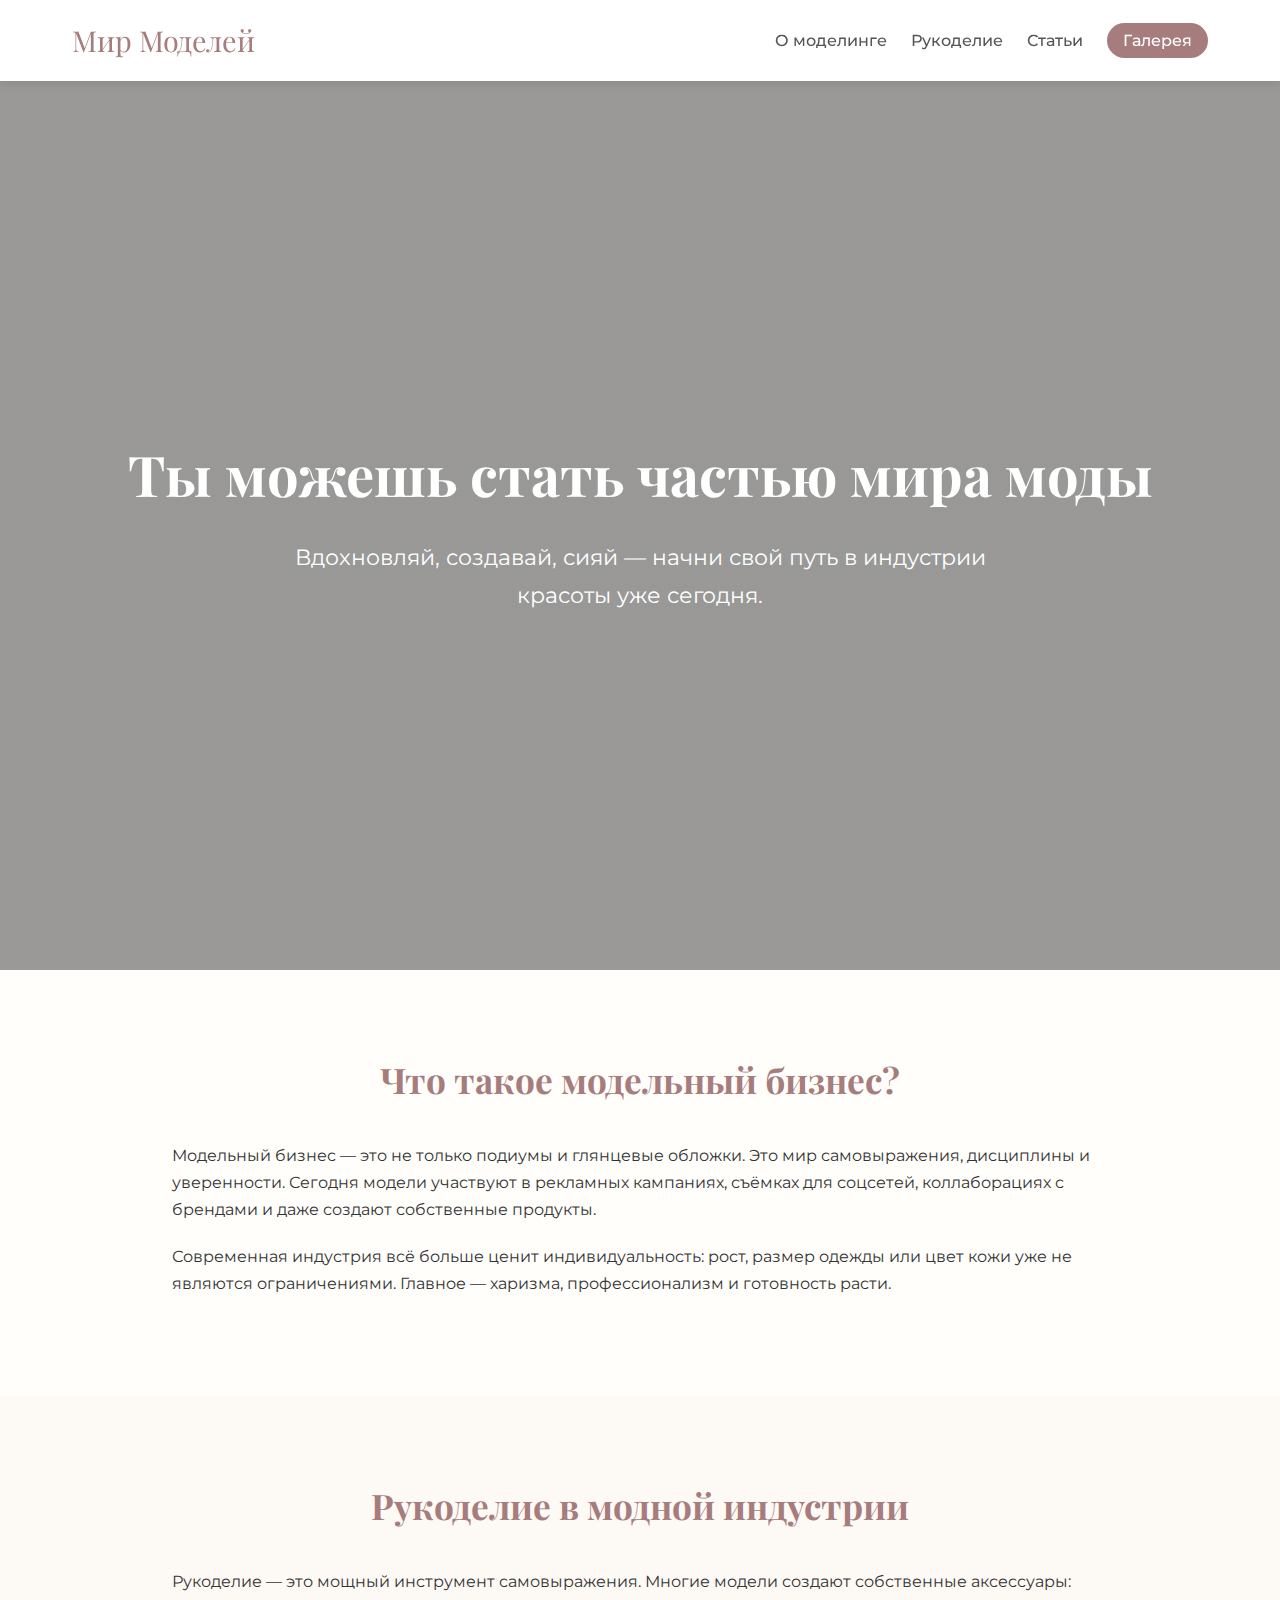
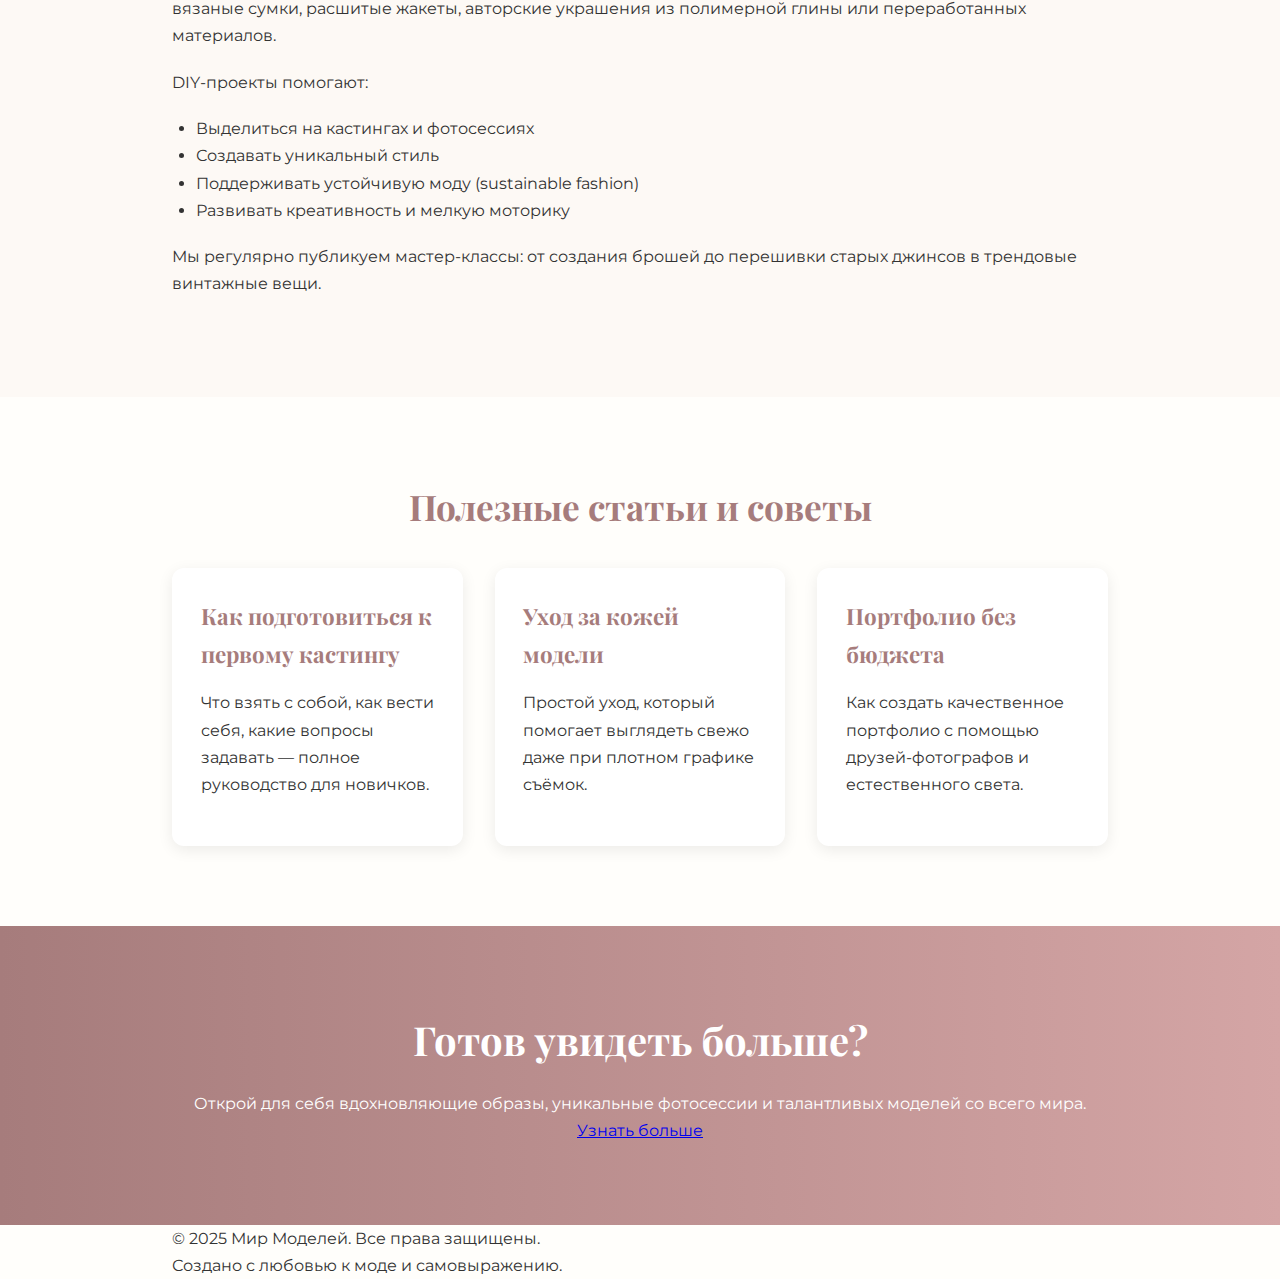
<file: index.html>
<!DOCTYPE html>
<html lang="ru">
<head>
  <meta charset="UTF-8" />
  <meta name="viewport" content="width=device-width, initial-scale=1.0"/>
  <title>Мир Моделей — Вдохновение, стиль, карьера</title>
  <link rel="stylesheet" href="style.css" />
  <link href="https://fonts.googleapis.com/css2?family=Playfair+Display:wght@600;700&family=Montserrat:wght@400;500;600&display=swap" rel="stylesheet">
</head>
<body>
  <!-- Навигация -->
  <nav class="navbar">
    <div class="nav-container">
      <a href="index.html" class="nav-logo">Мир Моделей</a>
      <ul class="nav-menu">
        <li><a href="#about">О моделинге</a></li>
        <li><a href="#craft">Рукоделие</a></li>
        <li><a href="#articles">Статьи</a></li>
        <li><a href="models.html" class="nav-button">Галерея</a></li>
      </ul>
    </div>
  </nav>

  <!-- Герой -->
  <header class="hero">
    <div class="hero-content">
      <h1>Ты можешь стать частью мира моды</h1>
      <p>Вдохновляй, создавай, сияй — начни свой путь в индустрии красоты уже сегодня.</p>
    </div>
  </header>

  <!-- О моделинге -->
  <section id="about" class="section">
    <div class="container">
      <h2>Что такое модельный бизнес?</h2>
      <p>
        Модельный бизнес — это не только подиумы и глянцевые обложки. Это мир самовыражения, дисциплины и уверенности. 
        Сегодня модели участвуют в рекламных кампаниях, съёмках для соцсетей, коллаборациях с брендами и даже создают собственные продукты.
      </p>
      <p>
        Современная индустрия всё больше ценит индивидуальность: рост, размер одежды или цвет кожи уже не являются ограничениями.
        Главное — харизма, профессионализм и готовность расти.
      </p>
    </div>
  </section>

  <!-- Рукоделие и мода -->
  <section id="craft" class="section bg-light">
    <div class="container">
      <h2>Рукоделие в модной индустрии</h2>
      <p>
        Рукоделие — это мощный инструмент самовыражения. Многие модели создают собственные аксессуары: вязаные сумки, расшитые жакеты,
        авторские украшения из полимерной глины или переработанных материалов.
      </p>
      <p>
        DIY-проекты помогают:
      </p>
      <ul>
        <li>Выделиться на кастингах и фотосессиях</li>
        <li>Создавать уникальный стиль</li>
        <li>Поддерживать устойчивую моду (sustainable fashion)</li>
        <li>Развивать креативность и мелкую моторику</li>
      </ul>
      <p>
        Мы регулярно публикуем мастер-классы: от создания брошей до перешивки старых джинсов в трендовые винтажные вещи.
      </p>
    </div>
  </section>

  <!-- Статьи и советы -->
  <section id="articles" class="section">
    <div class="container">
      <h2>Полезные статьи и советы</h2>
      <div class="cards">
        <div class="card">
          <h3>Как подготовиться к первому кастингу</h3>
          <p>Что взять с собой, как вести себя, какие вопросы задавать — полное руководство для новичков.</p>
        </div>
        <div class="card">
          <h3>Уход за кожей модели</h3>
          <p>Простой уход, который помогает выглядеть свежо даже при плотном графике съёмок.</p>
        </div>
        <div class="card">
          <h3>Портфолио без бюджета</h3>
          <p>Как создать качественное портфолио с помощью друзей-фотографов и естественного света.</p>
        </div>
      </div>
    </div>
  </section>

  <!-- Призыв к действию -->
  <section class="cta-section">
    <div class="container">
      <h2>Готов увидеть больше?</h2>
      <p>Открой для себя вдохновляющие образы, уникальные фотосессии и талантливых моделей со всего мира.</p>
      <a href="models.html" class="cta-button">Узнать больше</a>
    </div>
  </section>

  <!-- Футер -->
  <footer>
    <div class="container">
      <p>&copy; 2025 Мир Моделей. Все права защищены.</p>
      <p>Создано с любовью к моде и самовыражению.</p>
    </div>
  </footer>
</body>
</html>
</file>
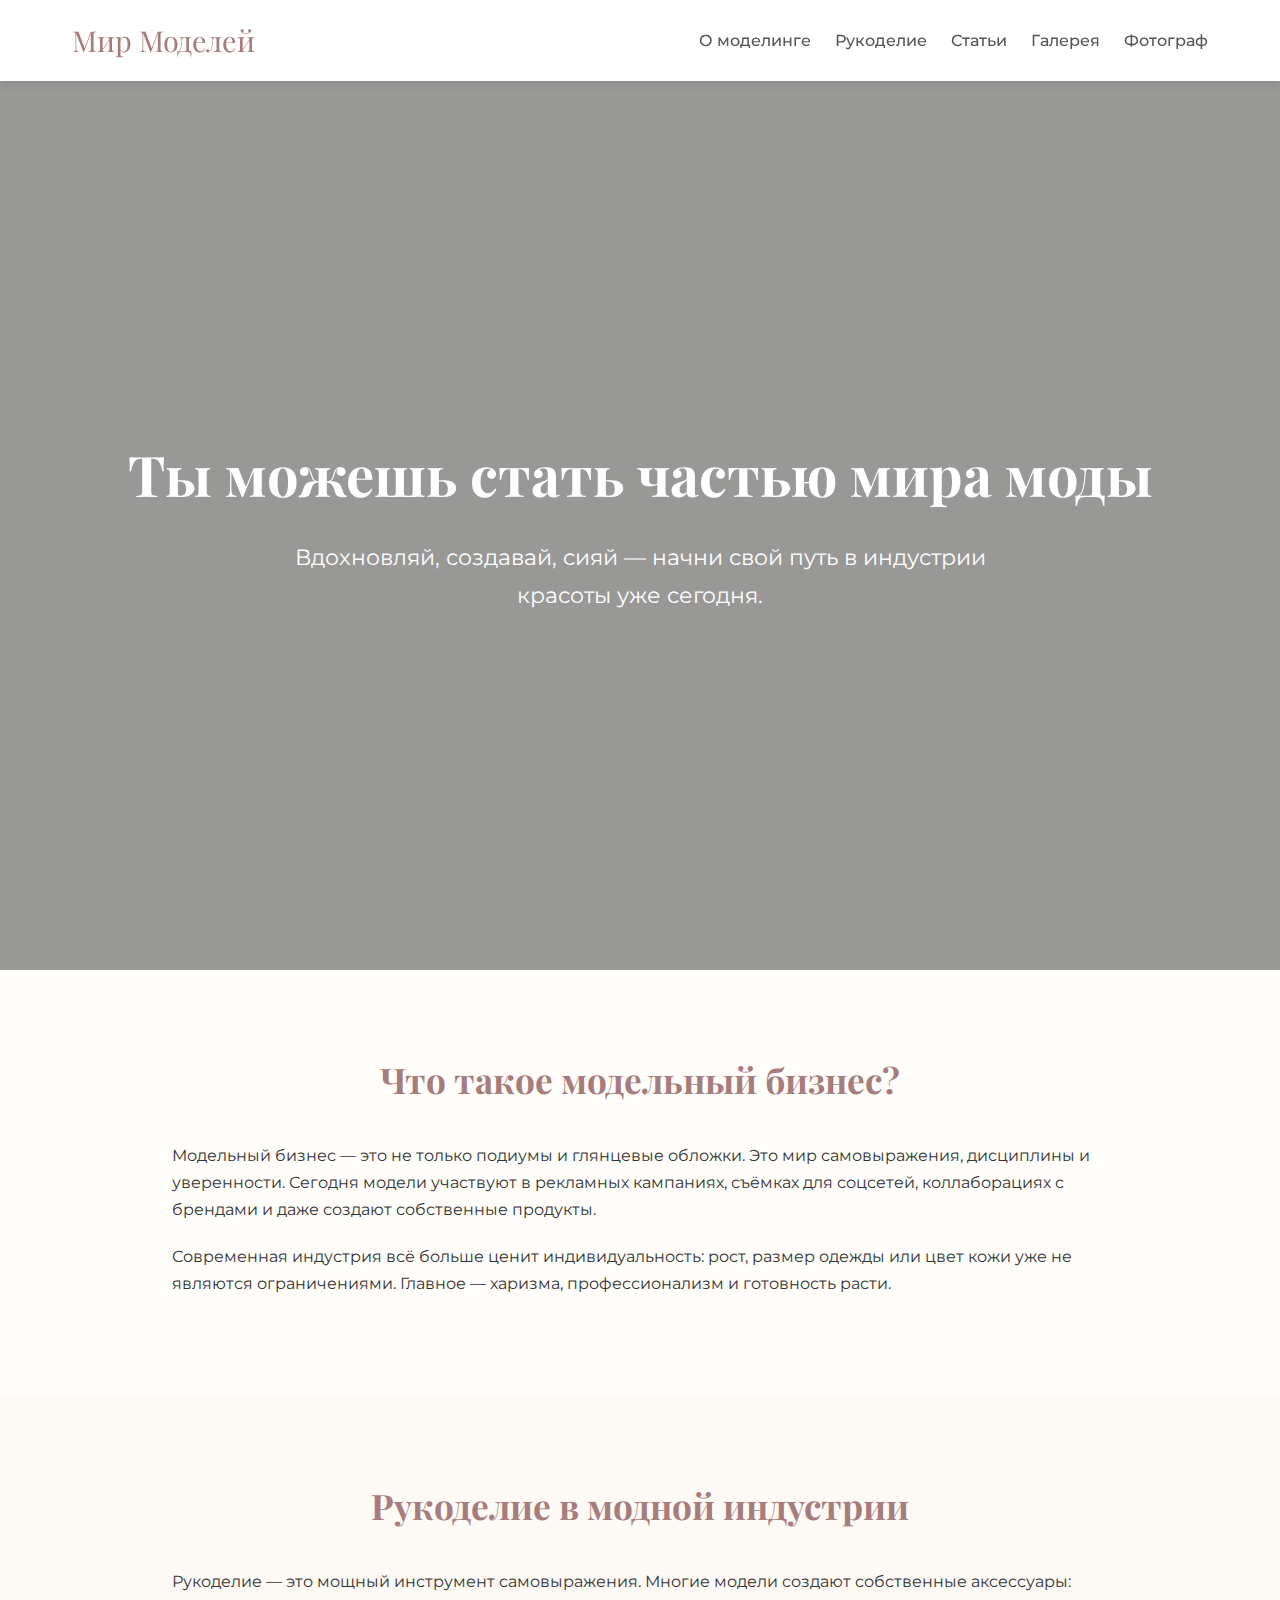
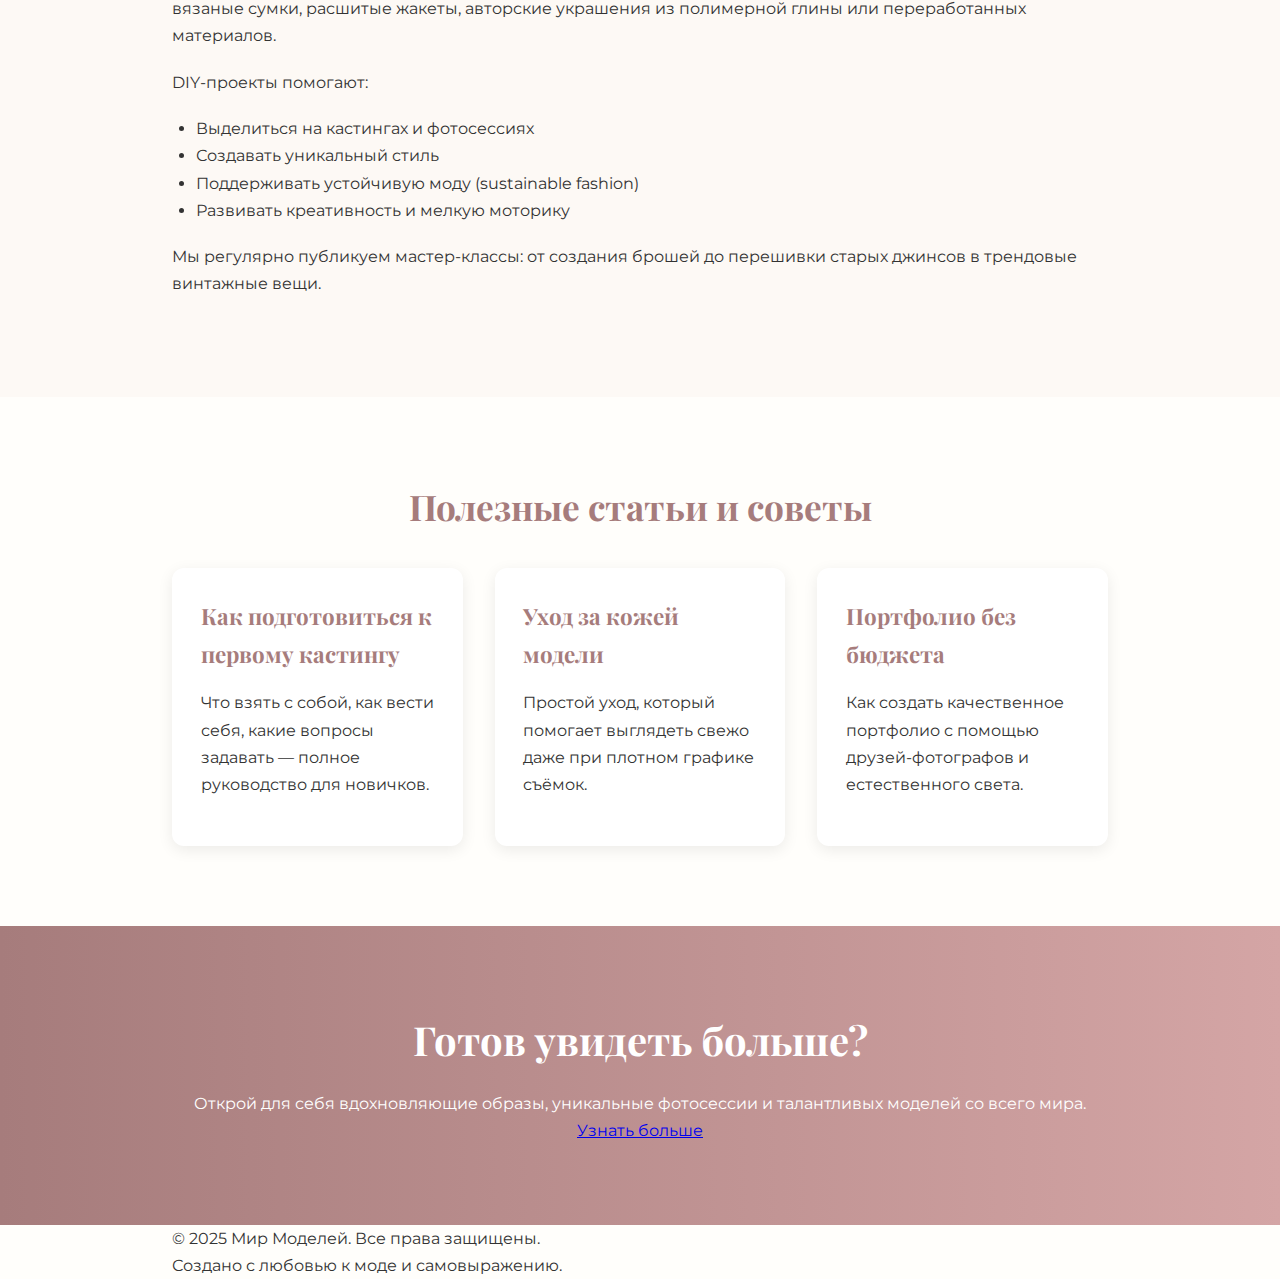
<file: index.html.html>
<!DOCTYPE html>
<html lang="ru">
<head>
  <meta charset="UTF-8" />
  <meta name="viewport" content="width=device-width, initial-scale=1.0"/>
  <title>Мир Моделей — Вдохновение, стиль, карьера</title>
  <link rel="stylesheet" href="style.css" />
  <link href="https://fonts.googleapis.com/css2?family=Playfair+Display:wght@600;700&family=Montserrat:wght@400;500;600&display=swap" rel="stylesheet">
</head>
<body>
  <!-- Навигация -->
  <nav class="navbar">
    <div class="nav-container">
      <a href="index.html" class="nav-logo">Мир Моделей</a>
      <ul class="nav-menu">
  <li><a href="#about">О моделинге</a></li>
  <li><a href="#craft">Рукоделие</a></li>
  <li><a href="#articles">Статьи</a></li>
  <li><a href="models.html">Галерея</a></li>
  <li><a href="photographer.html">Фотограф</a></li>
</ul>
    </div>
  </nav>

  <!-- Герой -->
  <header class="hero">
    <div class="hero-content">
      <h1>Ты можешь стать частью мира моды</h1>
      <p>Вдохновляй, создавай, сияй — начни свой путь в индустрии красоты уже сегодня.</p>
    </div>
  </header>

  <!-- О моделинге -->
  <section id="about" class="section">
    <div class="container">
      <h2>Что такое модельный бизнес?</h2>
      <p>
        Модельный бизнес — это не только подиумы и глянцевые обложки. Это мир самовыражения, дисциплины и уверенности. 
        Сегодня модели участвуют в рекламных кампаниях, съёмках для соцсетей, коллаборациях с брендами и даже создают собственные продукты.
      </p>
      <p>
        Современная индустрия всё больше ценит индивидуальность: рост, размер одежды или цвет кожи уже не являются ограничениями.
        Главное — харизма, профессионализм и готовность расти.
      </p>
    </div>
  </section>

  <!-- Рукоделие и мода -->
  <section id="craft" class="section bg-light">
    <div class="container">
      <h2>Рукоделие в модной индустрии</h2>
      <p>
        Рукоделие — это мощный инструмент самовыражения. Многие модели создают собственные аксессуары: вязаные сумки, расшитые жакеты,
        авторские украшения из полимерной глины или переработанных материалов.
      </p>
      <p>
        DIY-проекты помогают:
      </p>
      <ul>
        <li>Выделиться на кастингах и фотосессиях</li>
        <li>Создавать уникальный стиль</li>
        <li>Поддерживать устойчивую моду (sustainable fashion)</li>
        <li>Развивать креативность и мелкую моторику</li>
      </ul>
      <p>
        Мы регулярно публикуем мастер-классы: от создания брошей до перешивки старых джинсов в трендовые винтажные вещи.
      </p>
    </div>
  </section>

  <!-- Статьи и советы -->
  <section id="articles" class="section">
    <div class="container">
      <h2>Полезные статьи и советы</h2>
      <div class="cards">
        <div class="card">
          <h3>Как подготовиться к первому кастингу</h3>
          <p>Что взять с собой, как вести себя, какие вопросы задавать — полное руководство для новичков.</p>
        </div>
        <div class="card">
          <h3>Уход за кожей модели</h3>
          <p>Простой уход, который помогает выглядеть свежо даже при плотном графике съёмок.</p>
        </div>
        <div class="card">
          <h3>Портфолио без бюджета</h3>
          <p>Как создать качественное портфолио с помощью друзей-фотографов и естественного света.</p>
        </div>
      </div>
    </div>
  </section>

  <!-- Призыв к действию -->
  <section class="cta-section">
    <div class="container">
      <h2>Готов увидеть больше?</h2>
      <p>Открой для себя вдохновляющие образы, уникальные фотосессии и талантливых моделей со всего мира.</p>
      <a href="models.html" class="cta-button">Узнать больше</a>
    </div>
  </section>

  <!-- Футер -->
  <footer>
    <div class="container">
      <p>&copy; 2025 Мир Моделей. Все права защищены.</p>
      <p>Создано с любовью к моде и самовыражению.</p>
    </div>
  </footer>
</body>
</html>
</file>
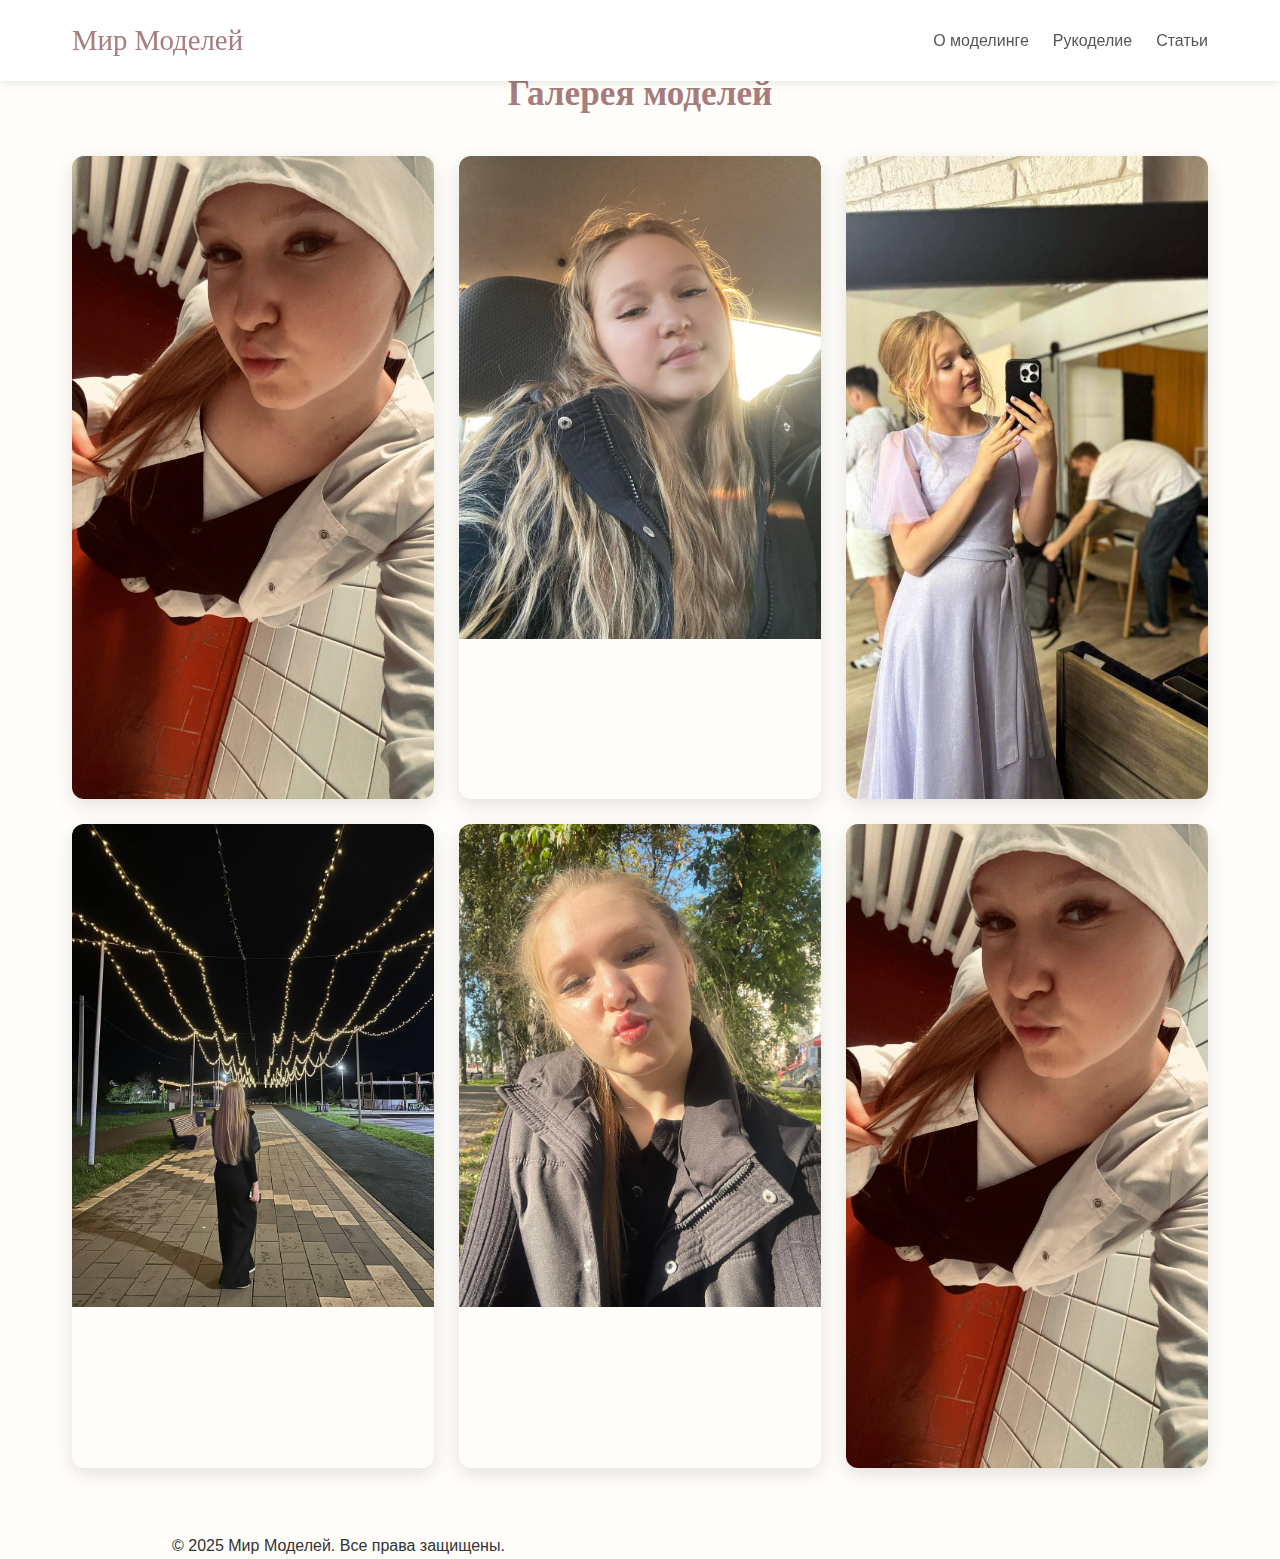
<file: models.html>
<!DOCTYPE html>
<html lang="ru">
<head>
  <meta charset="UTF-8" />
  <meta name="viewport" content="width=device-width, initial-scale=1.0"/>
  <title>Галерея моделей</title>
  <link rel="stylesheet" href="style.css" />
  <style>
    .gallery-container {
      padding: 4rem 2rem;
      max-width: 1200px;
      margin: 0 auto;
    }
    .gallery-grid {
      display: grid;
      grid-template-columns: repeat(auto-fill, minmax(280px, 1fr));
      gap: 25px;
      margin-top: 2rem;
    }
    .gallery-item {
      border-radius: 12px;
      overflow: hidden;
      box-shadow: 0 6px 20px rgba(0,0,0,0.12);
      transition: transform 0.3s;
    }
    .gallery-item:hover {
      transform: scale(1.03);
    }
    .gallery-item img {
      width: 100%;
      height: auto;
      display: block;
    }
    .gallery-title {
      text-align: center;
      margin-bottom: 2rem;
      font-size: 2.2rem;
      color: #a67c7c;
    }
  </style>
</head>
<body>
  <nav class="navbar">
    <div class="nav-container">
      <a href="index.html" class="nav-logo">Мир Моделей</a>
      <ul class="nav-menu">
        <li><a href="index.html#about">О моделинге</a></li>
        <li><a href="index.html#craft">Рукоделие</a></li>
        <li><a href="index.html#articles">Статьи</a></li>
      </ul>
    </div>
  </nav>

  <main>
    <div class="gallery-container">
      <h2 class="gallery-title">Галерея моделей</h2>
      <div class="gallery-grid">
        <div class="gallery-item"><img src="images/model1.jpg" alt="Модель 1"></div>
        <div class="gallery-item"><img src="images/model2.jpg" alt="Модель 2"></div>
        <div class="gallery-item"><img src="images/model3.jpg" alt="Модель 3"></div>
        <div class="gallery-item"><img src="images/model4.jpg" alt="Модель 4"></div>
        <div class="gallery-item"><img src="images/model5.jpg" alt="Модель 5"></div>
        <div class="gallery-item"><img src="images/model6.jpg" alt="Модель 6"></div>
      </div>
    </div>
  </main>

  <footer>
    <div class="container">
      <p>&copy; 2025 Мир Моделей. Все права защищены.</p>
    </div>
  </footer>
</body>
</html>
</file>
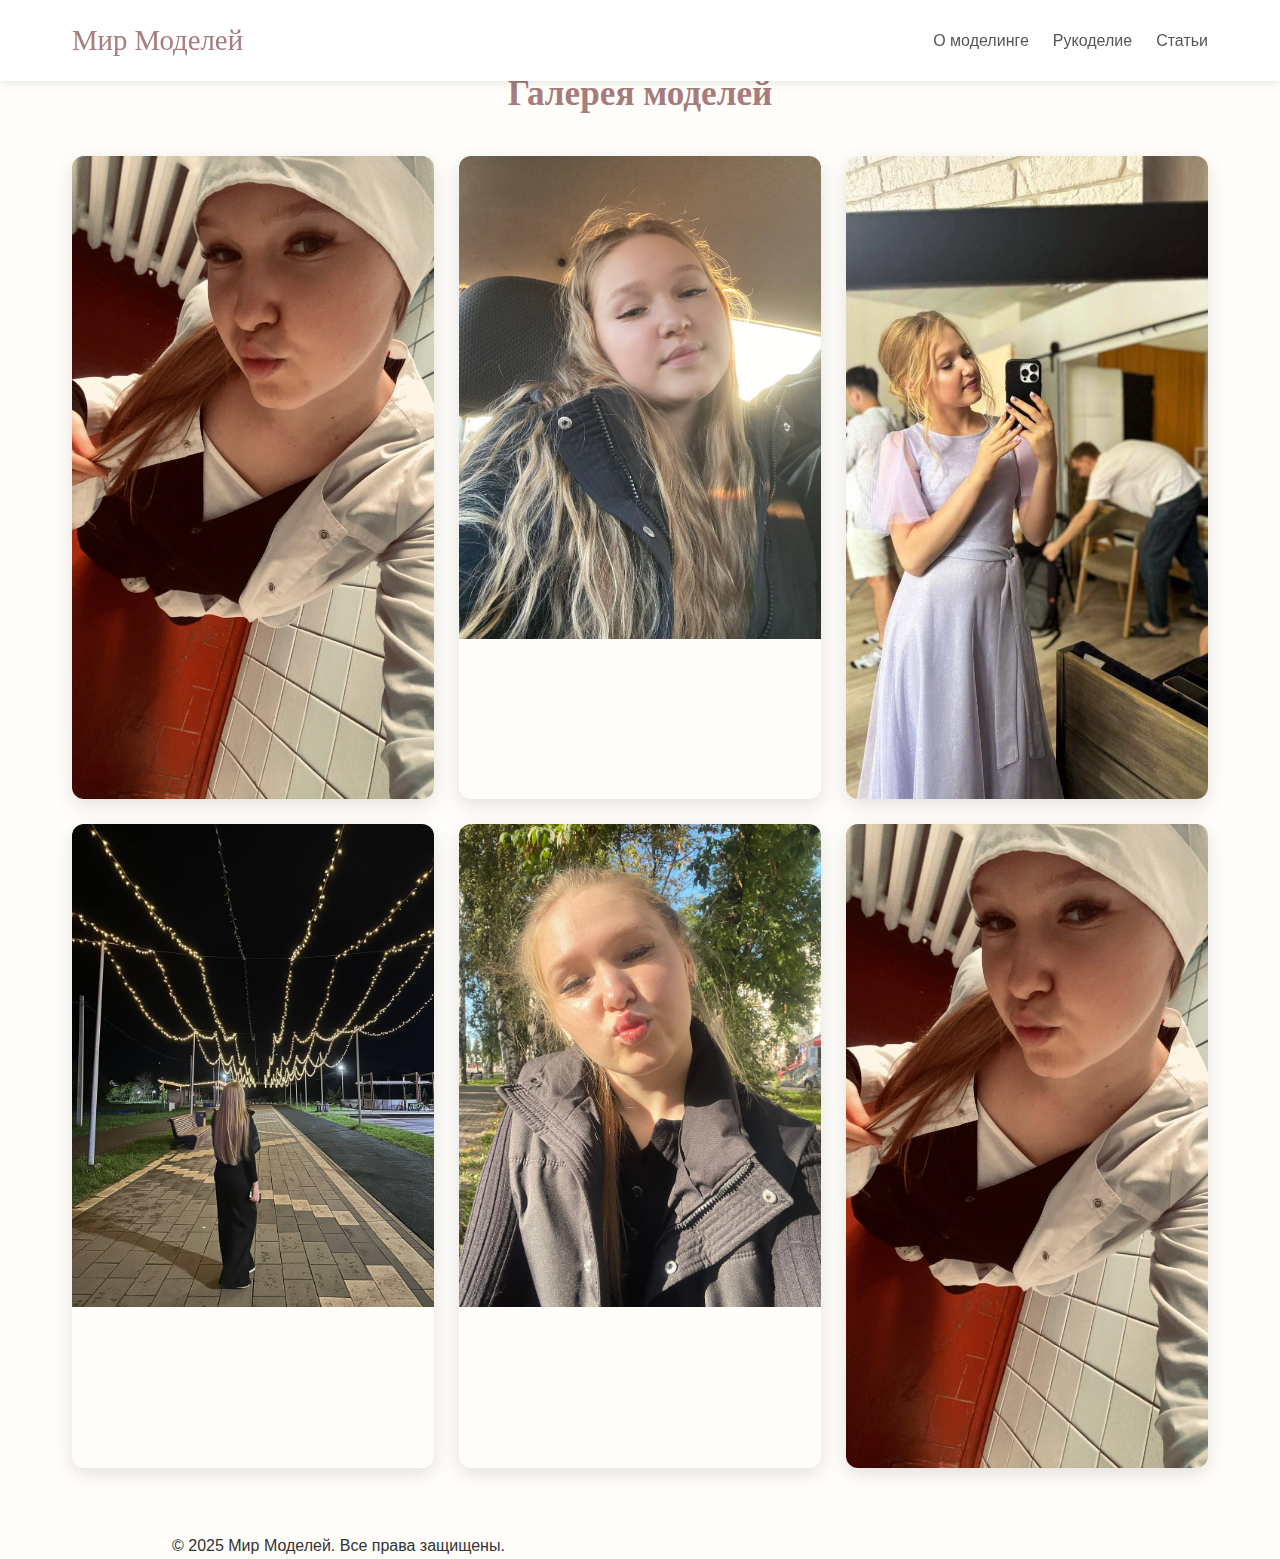
<file: models.html.html>
<!DOCTYPE html>
<html lang="ru">
<head>
  <meta charset="UTF-8" />
  <meta name="viewport" content="width=device-width, initial-scale=1.0"/>
  <title>Галерея моделей</title>
  <link rel="stylesheet" href="style.css" />
  <style>
    .gallery-container {
      padding: 4rem 2rem;
      max-width: 1200px;
      margin: 0 auto;
    }
    .gallery-grid {
      display: grid;
      grid-template-columns: repeat(auto-fill, minmax(280px, 1fr));
      gap: 25px;
      margin-top: 2rem;
    }
    .gallery-item {
      border-radius: 12px;
      overflow: hidden;
      box-shadow: 0 6px 20px rgba(0,0,0,0.12);
      transition: transform 0.3s;
    }
    .gallery-item:hover {
      transform: scale(1.03);
    }
    .gallery-item img {
      width: 100%;
      height: auto;
      display: block;
    }
    .gallery-title {
      text-align: center;
      margin-bottom: 2rem;
      font-size: 2.2rem;
      color: #a67c7c;
    }
  </style>
</head>
<body>
  <nav class="navbar">
    <div class="nav-container">
      <a href="index.html" class="nav-logo">Мир Моделей</a>
      <ul class="nav-menu">
        <li><a href="index.html#about">О моделинге</a></li>
        <li><a href="index.html#craft">Рукоделие</a></li>
        <li><a href="index.html#articles">Статьи</a></li>
      </ul>
    </div>
  </nav>

  <main>
    <div class="gallery-container">
      <h2 class="gallery-title">Галерея моделей</h2>
      <div class="gallery-grid">
        <div class="gallery-item"><img src="images/model1.jpg" alt="Модель 1"></div>
        <div class="gallery-item"><img src="images/model2.jpg" alt="Модель 2"></div>
        <div class="gallery-item"><img src="images/model3.jpg" alt="Модель 3"></div>
        <div class="gallery-item"><img src="images/model4.jpg" alt="Модель 4"></div>
        <div class="gallery-item"><img src="images/model5.jpg" alt="Модель 5"></div>
        <div class="gallery-item"><img src="images/model6.jpg" alt="Модель 6"></div>
      </div>
    </div>
  </main>

  <footer>
    <div class="container">
      <p>&copy; 2025 Мир Моделей. Все права защищены.</p>
    </div>
  </footer>
</body>
</html>
</file>
<file: style.css>
/* Общие настройки */
* {
  margin: 0;
  padding: 0;
  box-sizing: border-box;
}

body {
  font-family: 'Montserrat', sans-serif;
  line-height: 1.7;
  color: #333;
  background-color: #fffefb;
}

h1, h2, h3 {
  font-family: 'Playfair Display', serif;
  font-weight: 700;
}

/* Навигация */
.navbar {
  background-color: #fff;
  box-shadow: 0 2px 10px rgba(0,0,0,0.1);
  position: fixed;
  width: 100%;
  top: 0;
  z-index: 1000;
}

.nav-container {
  max-width: 1200px;
  margin: 0 auto;
  display: flex;
  justify-content: space-between;
  align-items: center;
  padding: 1rem 2rem;
}

.nav-logo {
  font-family: 'Playfair Display', serif;
  font-size: 1.8rem;
  color: #a67c7c;
  text-decoration: none;
}

.nav-menu {
  display: flex;
  list-style: none;
  gap: 1.5rem;
}

.nav-menu a {
  text-decoration: none;
  color: #555;
  font-weight: 500;
  transition: color 0.3s;
}

.nav-menu a:hover {
  color: #a67c7c;
}

.nav-button {
  background-color: #a67c7c;
  color: white !important;
  padding: 8px 16px;
  border-radius: 20px;
}

/* Герой */
.hero {
  height: 100vh;
  background: linear-gradient(rgba(0,0,0,0.4), rgba(0,0,0,0.4)), url('https://images.unsplash.com/photo-1544005313-94ddf0286df2?ixlib=rb-4.0.3&auto=format&fit=crop&w=1920&q=80');
  background-size: cover;
  background-position: center;
  display: flex;
  align-items: center;
  justify-content: center;
  text-align: center;
  color: white;
  margin-top: 70px;
}

.hero-content h1 {
  font-size: 3.5rem;
  margin-bottom: 1rem;
}

.hero-content p {
  font-size: 1.4rem;
  max-width: 700px;
  margin: 0 auto;
}

/* Разделы */
.section {
  padding: 5rem 0;
}

.bg-light {
  background-color: #fdf9f5;
}

.container {
  max-width: 1000px;
  margin: 0 auto;
  padding: 0 2rem;
}

.section h2 {
  text-align: center;
  margin-bottom: 2rem;
  font-size: 2.2rem;
  color: #a67c7c;
}

.section p, .section ul {
  margin-bottom: 1.2rem;
}

.section ul {
  padding-left: 1.5rem;
}

/* Карточки статей */
.cards {
  display: grid;
  grid-template-columns: repeat(auto-fit, minmax(280px, 1fr));
  gap: 2rem;
  margin-top: 2rem;
}

.card {
  background: white;
  padding: 1.8rem;
  border-radius: 12px;
  box-shadow: 0 4px 15px rgba(0,0,0,0.08);
  transition: transform 0.3s;
}

.card:hover {
  transform: translateY(-5px);
}

.card h3 {
  font-size: 1.4rem;
  margin-bottom: 1rem;
  color: #a67c7c;
}

/* Призыв к действию */
.cta-section {
  background: linear-gradient(to right, #a67c7c, #d4a5a5);
  color: white;
  text-align: center;
  padding: 5rem 0;
}

.cta-section h2 {
  font-size: 2.5rem;
  margin-bottom: 1rem;
}

.cta-section p {
  font-size: 1.2

.photo-item {
  border-radius: 10px;
  overflow: hidden;
  box-shadow: 0 4px 12px rgba(0,0,0,0.1);
  position: relative;
}

.photo-item img {
  width: 100%;
  height: auto;
  display: block;
}

.caption {
  text-align: center;
  font-size: 0.9rem;
  padding: 8px;
  background: rgba(255,255,255,0.8);
  margin: 0;
  color: #555;
  font-weight: 500;
}

/* Модальное окно */
.modal {
  display: none;
  position: fixed;
  z-index: 1000;
  left: 0;
  top: 0;
  width: 100%;
  height: 100%;
  background-color: rgba(0,0,0,0.9);
  justify-content: center;
  align-items: center;
  padding: 20px;
}

.modal-content {
  max-width: 90%;
  max-height: 90vh;
  position: relative;
}

.modal-content img {
  max-width: 90vw;
  max-height: 85vh;
  object-fit: contain;
  object-position: center;
  border-radius: 8px;
  box-shadow: 0 0 30px rgba(0,0,0,0.5);
  transition: transform 0.3s ease;
}

.close {
  position: absolute;
  top: 20px;
  right: 30px;
  color: white;
  font-size: 40px;
  cursor: pointer;
  z-index: 1001;
}

.nav-btn {
  position: absolute;
  top: 50%;
  transform: translateY(-50%);
  background: rgba(255,255,255,0.2);
  color: white;
  border: none;
  font-size: 30px;
  padding: 15px 20px;
  cursor: pointer;
  border-radius: 50%;
  z-index: 1001;
}

.prev {
  left: 20px;
}

.next {
  right: 20px;
}
/* === Адаптивность для мобильных устройств === */

@media (max-width: 768px) {
  .navbar {
    flex-direction: column;
    padding: 0.5rem 1rem;
  }

  .nav-container {
    flex-direction: column;
    gap: 0.5rem;
  }

  .nav-menu {
    flex-wrap: wrap;
    justify-content: center;
    gap: 0.5rem;
  }

  .nav-logo {
    font-size: 1.5rem;
  }

  .hero {
    height: auto;
    min-height: 300px;
    margin-top: 60px;
    padding: 2rem 1rem;
  }

  .hero-content h1 {
    font-size: 2.2rem;
    line-height: 1.3;
  }

  .hero-content p {
    font-size: 1.1rem;
    max-width: 100%;
  }

  .section {
    padding: 3rem 1rem;
  }

  .container {
    padding: 0 1rem;
  }

  .section h2 {
    font-size: 1.8rem;
    margin-bottom: 1.5rem;
  }

  .cards {
    grid-template-columns: 1fr;
    gap: 1rem;
  }

  .card {
    padding: 1.2rem;
  }

  .card h3 {
    font-size: 1.2rem;
  }

  .cta-section {
    padding: 3rem 1rem;
  }

  .cta-section h2 {
    font-size: 2rem;
  }

  .cta-section p {
  font-size: 1.2rem;
}
 

  .cta-button {
    padding: 12px 24px;
    font-size: 1rem;
  }

  /* Для страницы фотографа */
  .photographer-hero {
    height: 200px;
    margin-top: 60px;
    padding: 1rem;
  }

  .photographer-hero h1 {
    font-size: 1.8rem;
  }

  .photographer-content {
    padding: 2rem 1rem;
  }

  .photo-gallery {
    grid-template-columns: 1fr;
    gap: 10px;
  }

  .photo-item img {
    height: auto;
  }

  .caption {
    font-size: 0.8rem;
    padding: 6px;
  }

  /* Модальное окно на мобильных */
  .modal-content img {
    max-width: 95vw;
    max-height: 80vh;
  }

  .close {
    top: 10px;
    right: 10px;
    font-size: 30px;
  }

  .nav-btn {
    font-size: 24px;
    padding: 10px 15px;
  }
}
</file>
